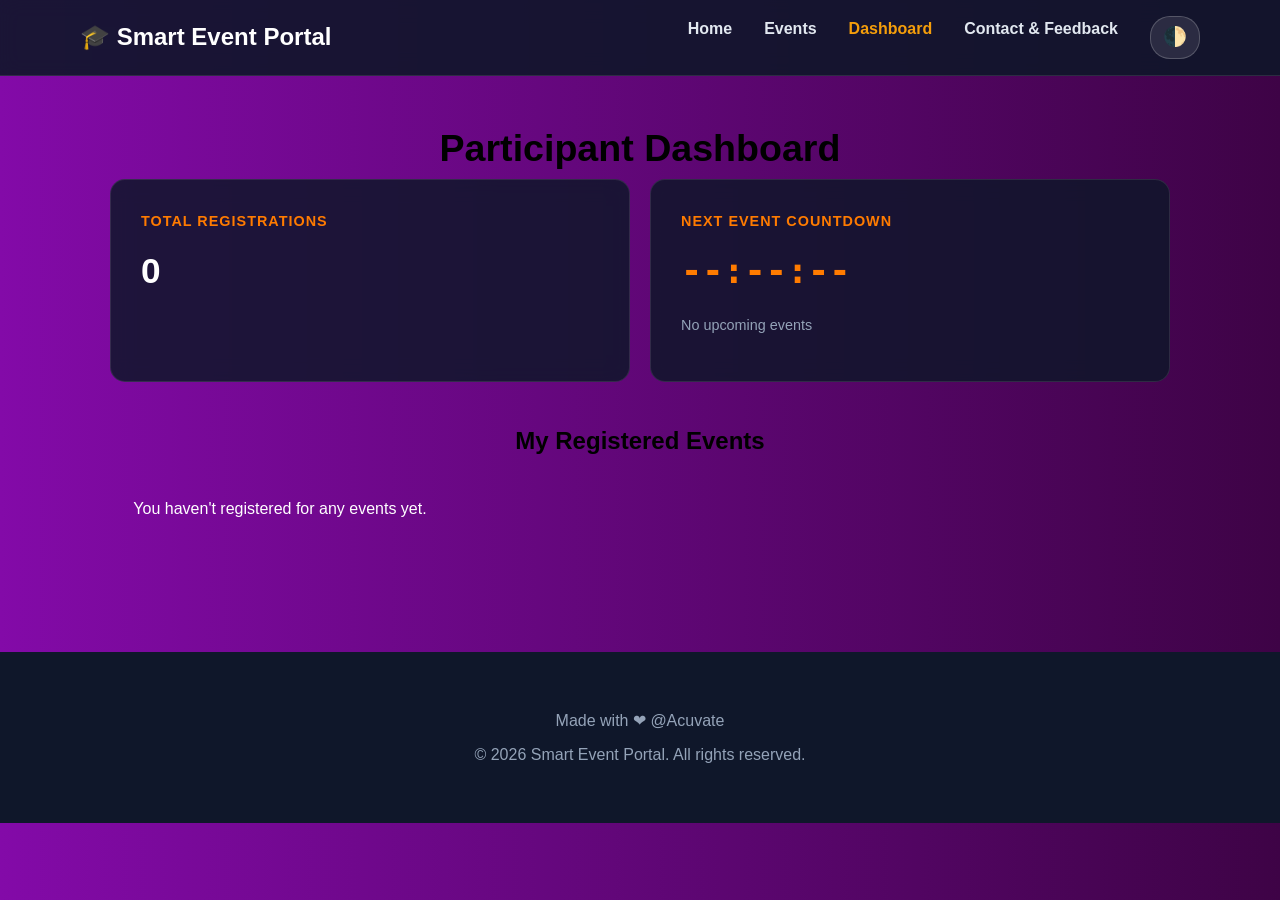
<file: EventPortal/dashboard.html>
<!doctype html>
<html lang="en">
  <head>
    <meta charset="UTF-8" />
    <meta name="viewport" content="width=device-width, initial-scale=1.0" />
    <title>Dashboard - Smart Event Portal</title>
    <link rel="stylesheet" href="../Css/global.css" />
    <link rel="stylesheet" href="../Css/EventListingAndSearching.css" />
    <style>
      .dashboard-container {
        padding: 50px 20px;
        max-width: 1100px;
        margin: auto;
      }
      .stats-grid {
        display: grid;
        grid-template-columns: repeat(auto-fit, minmax(280px, 1fr));
        gap: 20px;
        margin-bottom: 40px;
      }
      .stat-card {
        background: rgba(15, 23, 42, 0.85);
        padding: 30px;
        border-radius: 15px;
        backdrop-filter: blur(10px);
        border: 1px solid rgba(255, 255, 255, 0.1);
        text-align: left;
      }
      .stat-card h3 {
        margin: 0;
        font-size: 0.9rem;
        color: #ff7b00;
        text-transform: uppercase;
        letter-spacing: 1px;
      }
      .stat-card .value {
        font-size: 2.2rem;
        font-weight: 800;
        margin: 10px 0;
        color: white;
      }
      #countdown {
        font-family: monospace;
        color: #ff7b00;
      }
      .reg-list {
        display: grid;
        grid-template-columns: repeat(auto-fill, minmax(300px, 1fr));
        gap: 20px;
      }
      [data-theme="light"] .stat-card {
        background: #fff;
        border: 1px solid #ddd;
      }
      [data-theme="light"] .stat-card .value {
        color: rgba(15, 23, 42, 0.85) !important;
      }
    </style>
  </head>
  <body>
    <nav class="navbar">
      <div class="container navbar-content">
        <a href="index.html" class="nav-logo">🎓 Smart Event Portal</a>
        <ul class="nav-links">
          <li><a href="index.html">Home</a></li>
          <li><a href="EventListing.html">Events</a></li>
          <li><a href="dashboard.html" class="active">Dashboard</a></li>
          <li><a href="feedbackForm.html">Contact & Feedback</a></li>
          <li><button id="themeToggle" class="theme-btn">🌓</button></li>
        </ul>
      </div>
    </nav>

    <main class="dashboard-container">
      <h1 class="section-title">Participant Dashboard</h1>

      <div class="stats-grid">
        <div class="stat-card">
          <h3>Total Registrations</h3>
          <div class="value" id="totalReg">0</div>
        </div>
        <div class="stat-card">
          <h3>Next Event Countdown</h3>
          <div class="value" id="countdown">--:--:--</div>
          <p id="nextEventName" style="color: #94a3b8; font-size: 0.9rem">
            No upcoming events
          </p>
        </div>
      </div>

      <h2 style="margin-bottom: 20px; color: black">My Registered Events</h2>
      <div class="reg-list" id="regList">
        <!-- Registered events populated here -->
      </div>
    </main>

    <footer class="footer">
      <div class="container">
        <p>Made with ❤ @Acuvate</p>
        <p>&copy; 2026 Smart Event Portal. All rights reserved.</p>
      </div>
    </footer>

    <script>
      function initDashboard() {
        const registrations =
          JSON.parse(localStorage.getItem("registrations")) || [];
        document.getElementById("totalReg").textContent = registrations.length;

        const listContainer = document.getElementById("regList");
        if (registrations.length === 0) {
          listContainer.innerHTML =
            "<p>You haven't registered for any events yet.</p>";
        } else {
          listContainer.innerHTML = registrations
            .map(
              (r) => `
            <div class="card">
              <div class="card-content stat-card">
                <h3>${r.eventName}</h3>
                <span class="category${r.eventCategory}">${r.eventCategory}</span>
                <p style="margin-top: 10px;">📅 ${new Date(r.eventDate).toDateString()}</p>
                <p style="font-size: 0.8rem; color: #666;">Reg ID: ${r.registrationId}</p>
              </div>
            </div>
          `,
            )
            .join("");
        }

        startCountdown(registrations);
      }

      function startCountdown(registrations) {
        const now = new Date();
        const upcoming = registrations
          .map((r) => ({ ...r, dateObj: new Date(r.eventDate) }))
          .filter((r) => r.dateObj > now)
          .sort((a, b) => a.dateObj - b.dateObj);

        if (upcoming.length > 0) {
          const nextEvent = upcoming[0];
          document.getElementById("nextEventName").textContent =
            nextEvent.eventName;

          const timer = setInterval(() => {
            const currentTime = new Date().getTime();
            const distance = nextEvent.dateObj.getTime() - currentTime;

            if (distance < 0) {
              clearInterval(timer);
              document.getElementById("countdown").textContent = "STARTED";
              return;
            }

            const days = Math.floor(distance / (1000 * 60 * 60 * 24));
            const hours = Math.floor(
              (distance % (1000 * 60 * 60 * 24)) / (1000 * 60 * 60),
            );
            const minutes = Math.floor(
              (distance % (1000 * 60 * 60)) / (1000 * 60),
            );
            const seconds = Math.floor((distance % (1000 * 60)) / 1000);

            document.getElementById("countdown").textContent =
              `${days}d ${hours}h ${minutes}m ${seconds}s`;
          }, 1000);
        }
      }

      document.addEventListener("DOMContentLoaded", () => {
        initDashboard();

        const themeBtn = document.getElementById("themeToggle");
        const savedTheme = localStorage.getItem("theme") || "dark";
        document.documentElement.setAttribute("data-theme", savedTheme);

        themeBtn.addEventListener("click", () => {
          const current = document.documentElement.getAttribute("data-theme");
          const target = current === "dark" ? "light" : "dark";
          document.documentElement.setAttribute("data-theme", target);
          localStorage.setItem("theme", target);
        });
      });
    </script>
  </body>
</html>
</file>
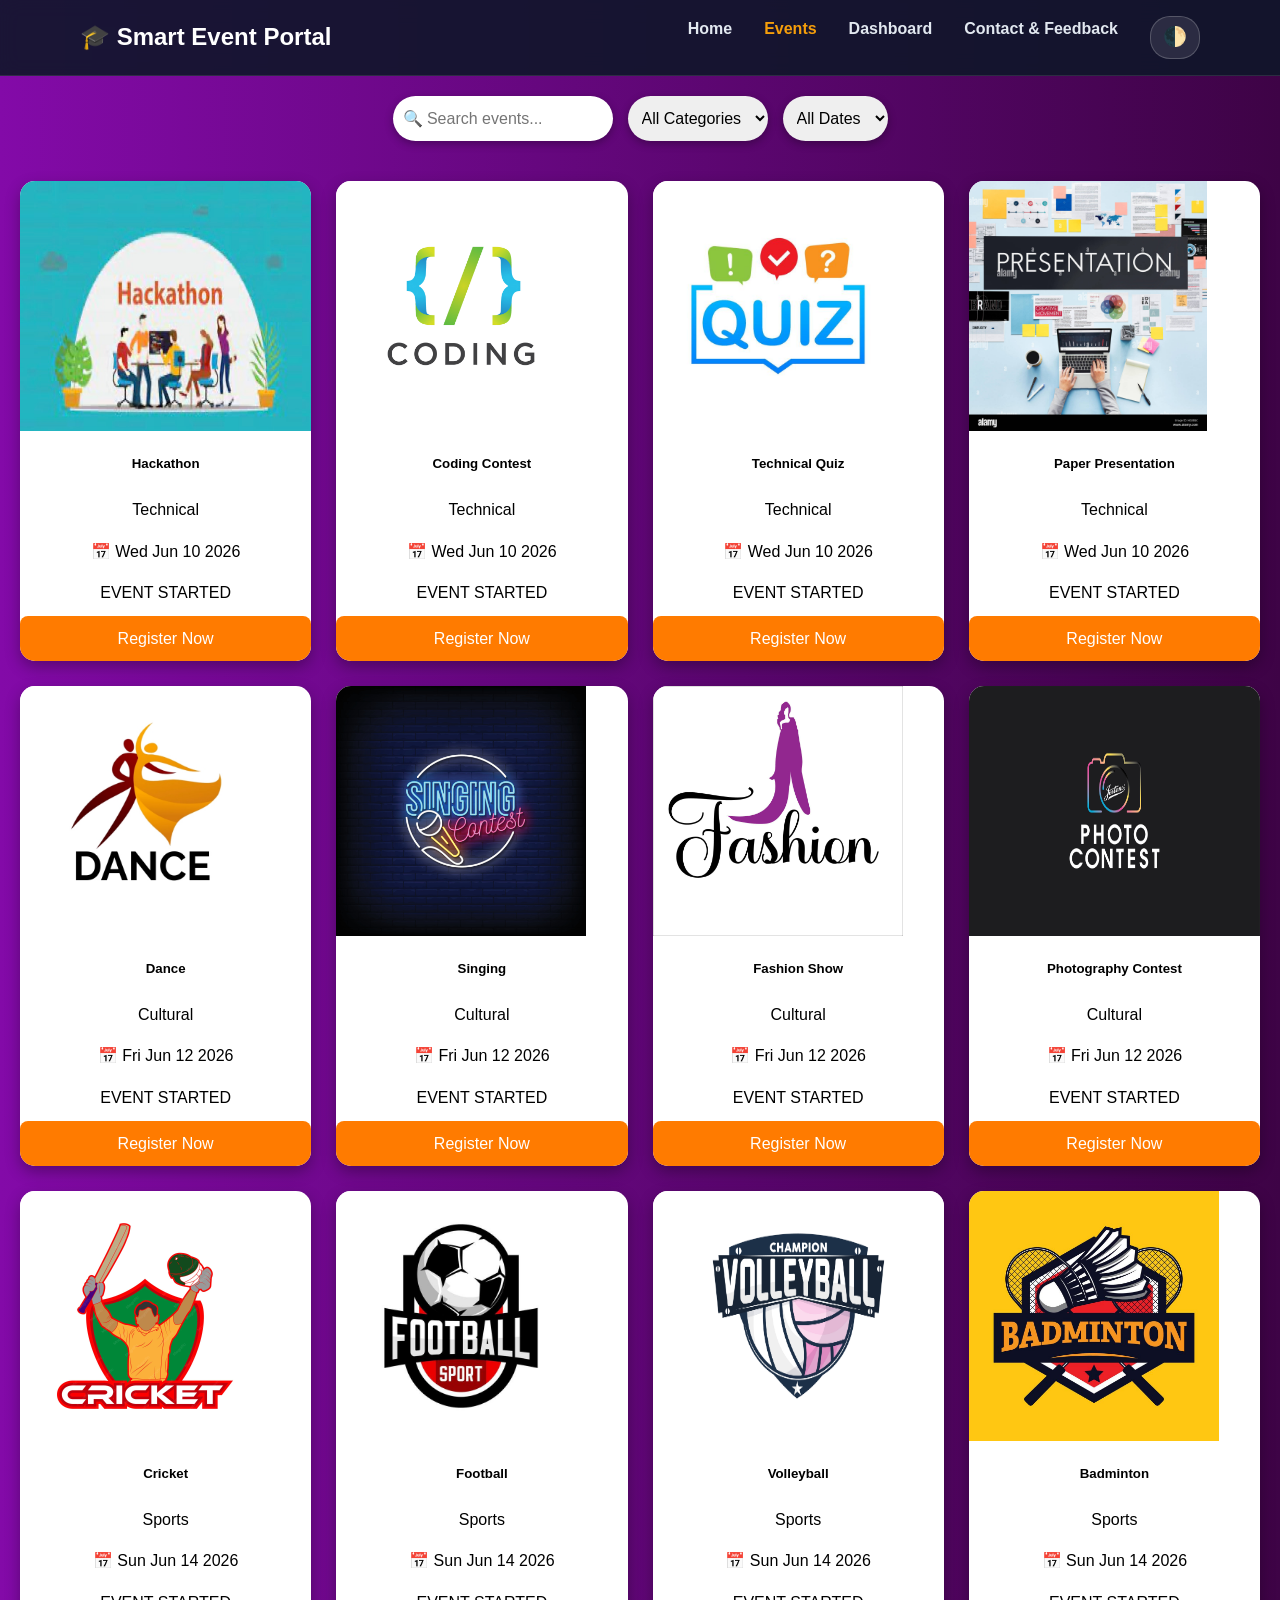
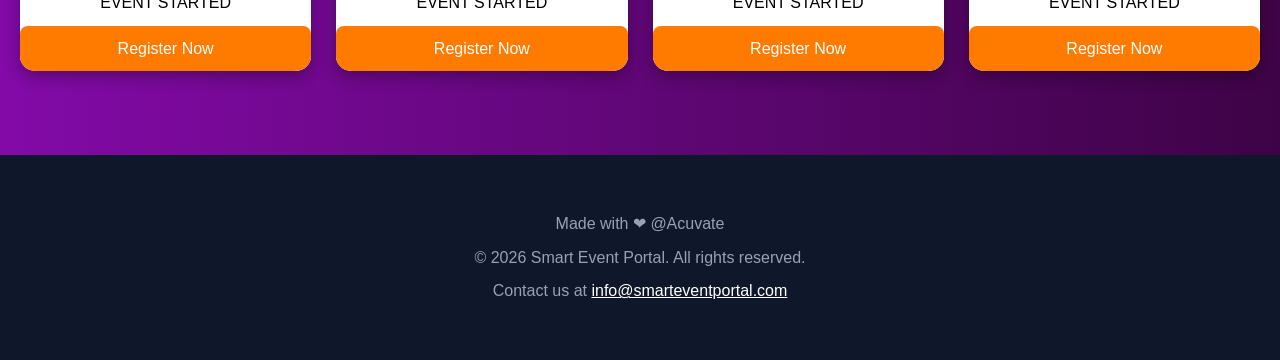
<file: EventPortal/EventListing.html>
<!doctype html>
<html lang="en">
  <head>
    <meta charset="UTF-8" />
    <title>Smart Event Portal</title>
    <link rel="stylesheet" href="../Css/global.css" />
    <link rel="stylesheet" href="../Css/EventListingAndSearching.css" />
  </head>

  <body>
    <nav class="navbar">
      <div class="container navbar-content">
        <a href="index.html" class="nav-logo">🎓 Smart Event Portal</a>
        <ul class="nav-links">
          <li><a href="index.html">Home</a></li>
          <li><a href="EventListing.html" class="active">Events</a></li>
          <li><a href="dashboard.html">Dashboard</a></li>
          <li><a href="feedbackForm.html">Contact & Feedback</a></li>
          <li><button id="themeToggle" class="theme-btn">🌓</button></li>
        </ul>
      </div>
    </nav>

    <!-- CONTROLS -->
    <section class="controls">
      <input type="text" id="searchInput" placeholder="🔍 Search events..." />

      <select id="categoryFilter">
        <option value="all">All Categories</option>
        <option value="Technical">Technical</option>
        <option value="Cultural">Cultural</option>
        <option value="Sports">Sports</option>
      </select>

      <select id="dateFilter">
        <option value="all">All Dates</option>
        <option value="2026-06-10">June 10</option>
        <option value="2026-06-12">June 12</option>
        <option value="2026-06-14">June 14</option>
      </select>
    </section>

    <!-- EVENTS -->
    <section id="eventContainer"></section>

    <footer class="footer">
      <div class="container">
        <p>Made with ❤ @Acuvate</p>
        <p>&copy; 2026 Smart Event Portal. All rights reserved.</p>
        <p>
          Contact us at
          <a href="mailto:info@smarteventportal.com"
            >info@smarteventportal.com</a
          >
        </p>
      </div>
    </footer>

    <script src="../js/EventListingAndSearching.js"></script>
    <script>
      document.addEventListener("DOMContentLoaded", () => {
        const themeBtn = document.getElementById("themeToggle");
        const savedTheme = localStorage.getItem("theme") || "dark";
        document.documentElement.setAttribute("data-theme", savedTheme);

        themeBtn.addEventListener("click", () => {
          const current = document.documentElement.getAttribute("data-theme");
          const target = current === "dark" ? "light" : "dark";
          document.documentElement.setAttribute("data-theme", target);
          localStorage.setItem("theme", target);
        });
      });
    </script>
  </body>
</html>
</file>
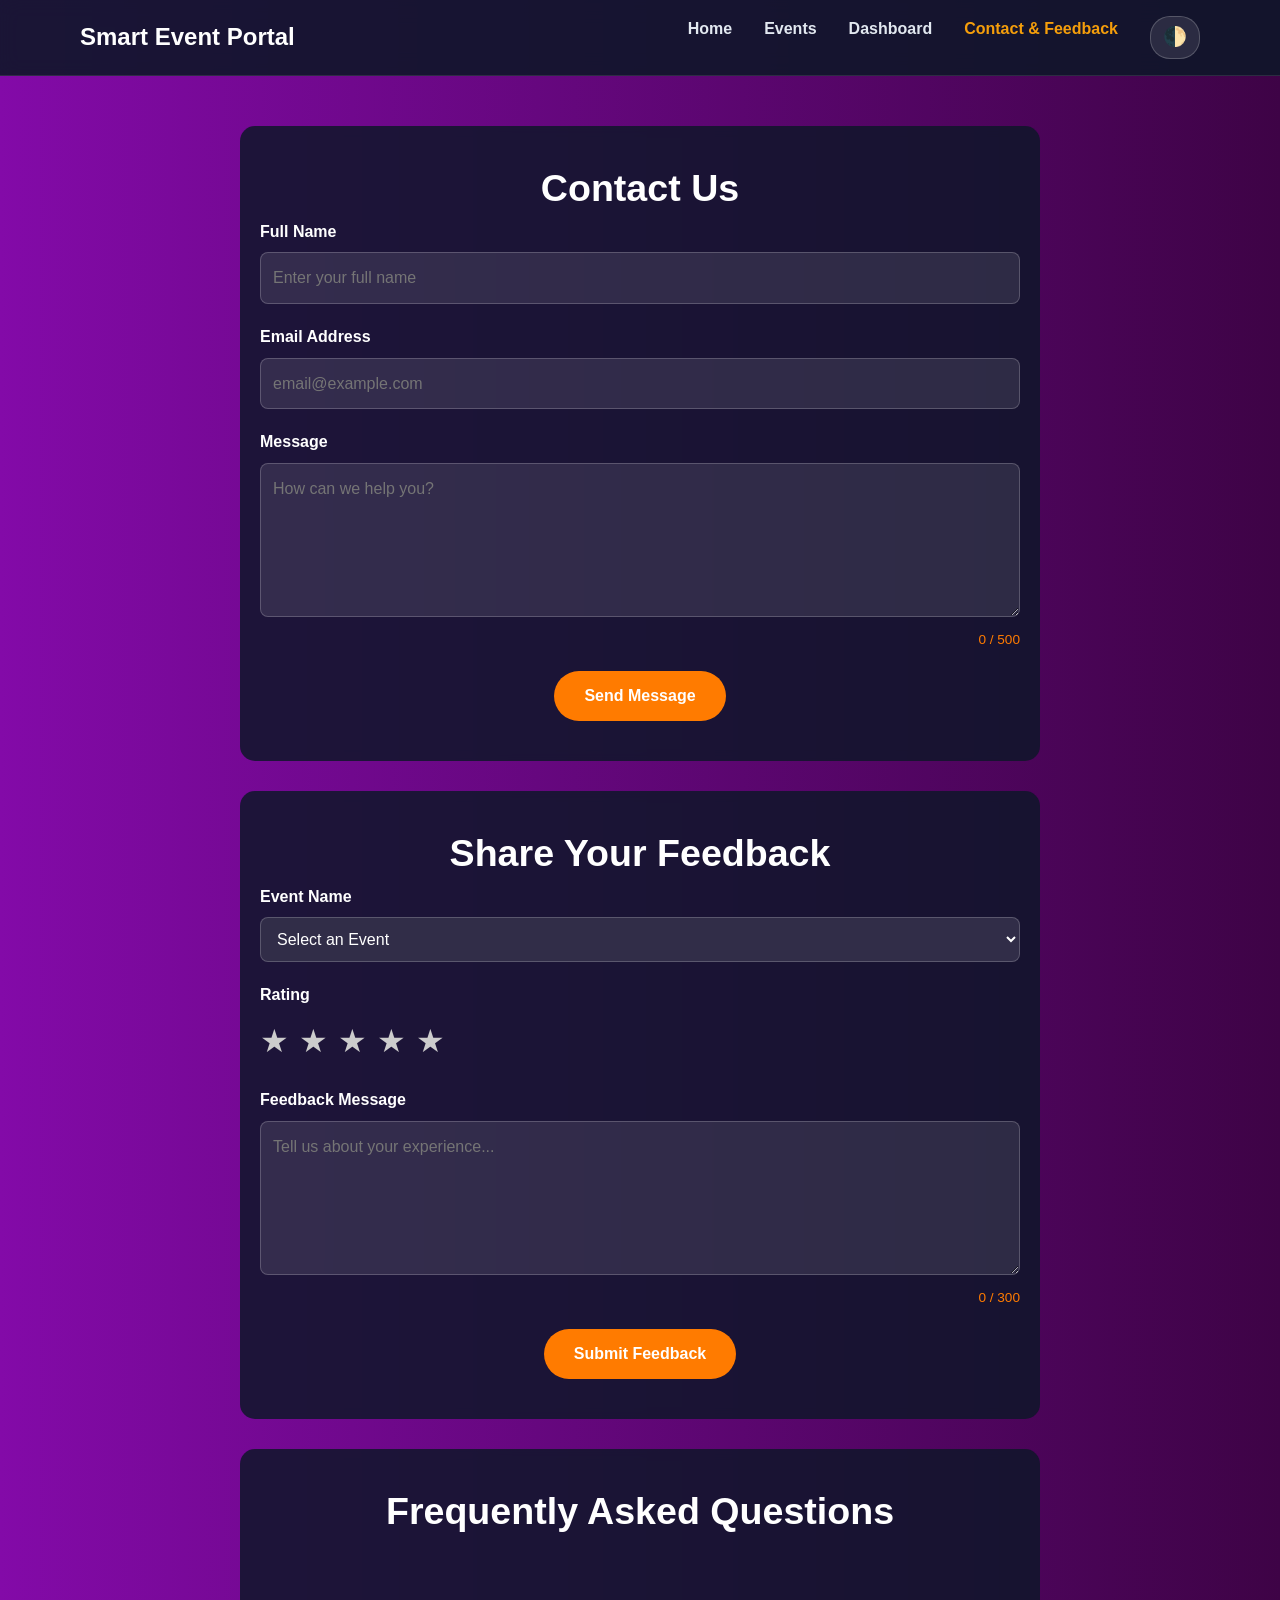
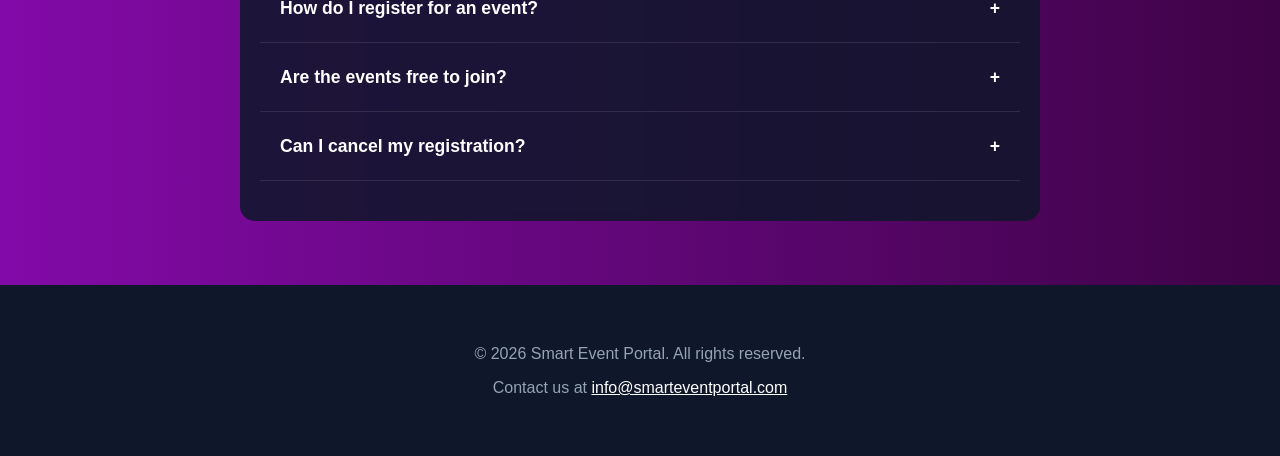
<file: EventPortal/feedbackForm.html>
<!doctype html>
<html lang="en">
  <head>
    <meta charset="UTF-8" />
    <meta name="viewport" content="width=device-width, initial-scale=1.0" />
    <title>Document</title>
    <style>
      /* Local section styling */
      .content-section {
        padding: 40px 20px;
        max-width: 800px;
        margin: auto;
        background: rgba(15, 23, 42, 0.85);
        border-radius: 15px;
        margin-bottom: 30px;
        backdrop-filter: blur(5px);
      }

      .form-group {
        margin-bottom: 20px;
        text-align: left;
      }

      .form-group label {
        display: block;
        margin-bottom: 8px;
        font-weight: 600;
      }

      input[type="text"],
      input[type="email"],
      select,
      textarea {
        width: 100%;
        padding: 12px;
        border-radius: 8px;
        border: 1px solid rgba(255, 255, 255, 0.2);
        background: rgba(255, 255, 255, 0.1);
        color: white;
        font-size: 1rem;
      }

      .char-counter {
        text-align: right;
        font-size: 0.85rem;
        color: #ff7b00;
        margin-top: 5px;
      }

      /* Star Rating Styling */
      .star-rating {
        display: flex;
        gap: 10px;
        font-size: 2rem;
        cursor: pointer;
      }
      .star {
        color: #ccc;
        transition: color 0.2s;
      }
      .star.active {
        color: #ff7b00;
      }

      /* FAQ Accordion Styling */
      .faq-container {
        margin-top: 40px;
      }
      .faq-item {
        border-bottom: 1px solid rgba(255, 255, 255, 0.1);
        overflow: hidden;
      }
      .faq-question {
        width: 100%;
        padding: 20px;
        background: none;
        border: none;
        color: white;
        text-align: left;
        font-size: 1.1rem;
        font-weight: 600;
        cursor: pointer;
        display: flex;
        justify-content: space-between;
        align-items: center;
      }
      .faq-answer {
        max-height: 0;
        padding: 0 20px;
        color: #ccc;
        transition:
          max-height 0.3s ease,
          padding 0.3s ease;
      }
      .faq-item.active .faq-answer {
        max-height: 200px;
        padding-bottom: 20px;
      }
      .faq-item.active .faq-question {
        color: #ff7b00;
      }

      button.submit-btn {
        background: #ff7b00;
        color: white;
        padding: 12px 30px;
        border: none;
        border-radius: 25px;
        font-weight: 800;
        cursor: pointer;
        transition: transform 0.2s;
      }
      button.submit-btn:hover {
        transform: scale(1.05);
      }
    </style>
    <link rel="stylesheet" href="../Css/global.css" />
    <link rel="stylesheet" href="../Css/EventListingAndSearching.css" />
  </head>
  <body>
    <nav class="navbar">
      <div class="container navbar-content">
        <a href="index.html" class="nav-logo"> Smart Event Portal</a>
        <ul class="nav-links">
          <li><a href="index.html">Home</a></li>
          <li><a href="EventListing.html">Events</a></li>
          <li><a href="dashboard.html">Dashboard</a></li>
          <li>
            <a href="feedbackForm.html" class="active">Contact & Feedback</a>
          </li>
          <li><button id="themeToggle" class="theme-btn">🌓</button></li>
        </ul>
      </div>
    </nav>

    <div class="container" style="padding-top: 50px">
      <section class="content-section">
        <h2 style="color: white" class="section-title">Contact Us</h2>
        <form id="contactForm">
          <div class="form-group">
            <label>Full Name</label>
            <input
              type="text"
              placeholder="Enter your full name"
              maxlength="50"
              required
            />
          </div>
          <div class="form-group">
            <label>Email Address</label>
            <input type="email" placeholder="email@example.com" required />
          </div>
          <div class="form-group">
            <label>Message</label>
            <textarea
              id="contactMessage"
              maxlength="500"
              placeholder="How can we help you?"
              rows="5"
            ></textarea>
            <div id="contactCounter" class="char-counter">0 / 500</div>
          </div>
          <button type="submit" class="submit-btn">Send Message</button>
        </form>
      </section>

      <section class="content-section">
        <h2 style="color: white" class="section-title">Share Your Feedback</h2>
        <form id="feedbackForm">
          <div class="form-group">
            <label>Event Name</label>
            <select style="background-color: #312d48" id="eventSelect">
              <option value="">Select an Event</option>
            </select>
          </div>
          <div class="form-group">
            <label>Rating</label>
            <div class="star-rating" id="starRating">
              <span class="star" data-value="1">★</span>
              <span class="star" data-value="2">★</span>
              <span class="star" data-value="3">★</span>
              <span class="star" data-value="4">★</span>
              <span class="star" data-value="5">★</span>
            </div>
          </div>
          <div class="form-group">
            <label style="color: white">Feedback Message</label>
            <textarea
              id="feedbackMessage"
              maxlength="300"
              placeholder="Tell us about your experience..."
              rows="5"
            ></textarea>
            <div id="feedbackCounter" class="char-counter">0 / 300</div>
          </div>
          <button type="submit" class="submit-btn">Submit Feedback</button>
        </form>
      </section>

      <!-- FAQ Accordion -->
      <section class="content-section">
        <h2 style="color: white" class="section-title">
          Frequently Asked Questions
        </h2>
        <div class="faq-container">
          <div class="faq-item">
            <button class="faq-question">
              How do I register for an event? <span>+</span>
            </button>
            <div class="faq-answer">
              Navigate to the Events page, click on 'Register Now' for your
              chosen event, and fill out the form.
            </div>
          </div>
          <div class="faq-item">
            <button class="faq-question">
              Are the events free to join? <span>+</span>
            </button>
            <div class="faq-answer">
              Most campus events are free for students. Specific technical
              workshops may have a nominal fee.
            </div>
          </div>
          <div class="faq-item">
            <button class="faq-question">
              Can I cancel my registration? <span>+</span>
            </button>
            <div class="faq-answer">
              Currently, you can contact the event coordinator through the
              contact form to request a cancellation.
            </div>
          </div>
        </div>
      </section>
    </div>

    <script>
      // Character Counter Logic
      const setupCounter = (inputId, counterId, limit) => {
        const input = document.getElementById(inputId);
        const counter = document.getElementById(counterId);
        input.addEventListener("input", () => {
          const length = input.value.length;
          counter.textContent = `${length} / ${limit}`;
          counter.style.color = length >= limit ? "red" : "#ff7b00";
        });
      };

      // Populate Event Dropdown from LocalStorage
      function initEventSelect() {
        const eventSelect = document.getElementById("eventSelect");
        const events = JSON.parse(localStorage.getItem("events")) || [];

        events.forEach((event) => {
          const option = document.createElement("option");
          option.value = event.eventName;
          option.textContent = event.eventName;
          eventSelect.appendChild(option);
        });
      }

      initEventSelect();
      setupCounter("contactMessage", "contactCounter", 500);
      setupCounter("feedbackMessage", "feedbackCounter", 300);

      // Star Rating Logic
      let selectedRating = 0;
      const stars = document.querySelectorAll(".star");
      stars.forEach((star) => {
        star.addEventListener("click", () => {
          selectedRating = parseInt(star.getAttribute("data-value"));
          stars.forEach((s) => {
            s.classList.toggle(
              "active",
              parseInt(s.getAttribute("data-value")) <= selectedRating,
            );
          });
        });
      });

      // Accordion Logic
      document.querySelectorAll(".faq-question").forEach((button) => {
        button.addEventListener("click", () => {
          const item = button.parentElement;
          item.classList.toggle("active");
          button.querySelector("span").textContent = item.classList.contains(
            "active",
          )
            ? "-"
            : "+";
        });
      });

      // Feedback Submission Logic
      const feedbackForm = document.getElementById("feedbackForm");
      feedbackForm.addEventListener("submit", (e) => {
        e.preventDefault();

        const eventName = document.getElementById("eventSelect").value;
        const message = document.getElementById("feedbackMessage").value;

        if (!eventName || selectedRating === 0) {
          alert("Please select an event and provide a rating.");
          return;
        }

        const newFeedback = {
          id: Date.now(),
          eventName: eventName,
          rating: selectedRating,
          message: message,
          date: new Date().toLocaleDateString(),
        };

        const feedbacks = JSON.parse(localStorage.getItem("feedbacks")) || [];
        feedbacks.push(newFeedback);
        localStorage.setItem("feedbacks", JSON.stringify(feedbacks));

        alert("Thank you for your feedback!");

        // Reset form
        feedbackForm.reset();
        selectedRating = 0;
        stars.forEach((s) => s.classList.remove("active"));
        document.getElementById("feedbackCounter").textContent = "0 / 300";
      });

      // Contact Form (Simple Alert)
      document.getElementById("contactForm").addEventListener("submit", (e) => {
        e.preventDefault();
        alert("Message sent successfully!");
        e.target.reset();
        document.getElementById("contactCounter").textContent = "0 / 500";
      });

      document.addEventListener("DOMContentLoaded", () => {
        const themeBtn = document.getElementById("themeToggle");
        const savedTheme = localStorage.getItem("theme") || "dark";
        document.documentElement.setAttribute("data-theme", savedTheme);
        themeBtn.addEventListener("click", () => {
          const current = document.documentElement.getAttribute("data-theme");
          const target = current === "dark" ? "light" : "dark";
          document.documentElement.setAttribute("data-theme", target);
          localStorage.setItem("theme", target);
        });
      });
    </script>

    <footer class="footer">
      <div class="container">
        <p>&copy; 2026 Smart Event Portal. All rights reserved.</p>
        <p>
          Contact us at
          <a href="mailto:info@smarteventportal.com"
            >info@smarteventportal.com</a
          >
        </p>
      </div>
    </footer>
  </body>
</html>
</file>
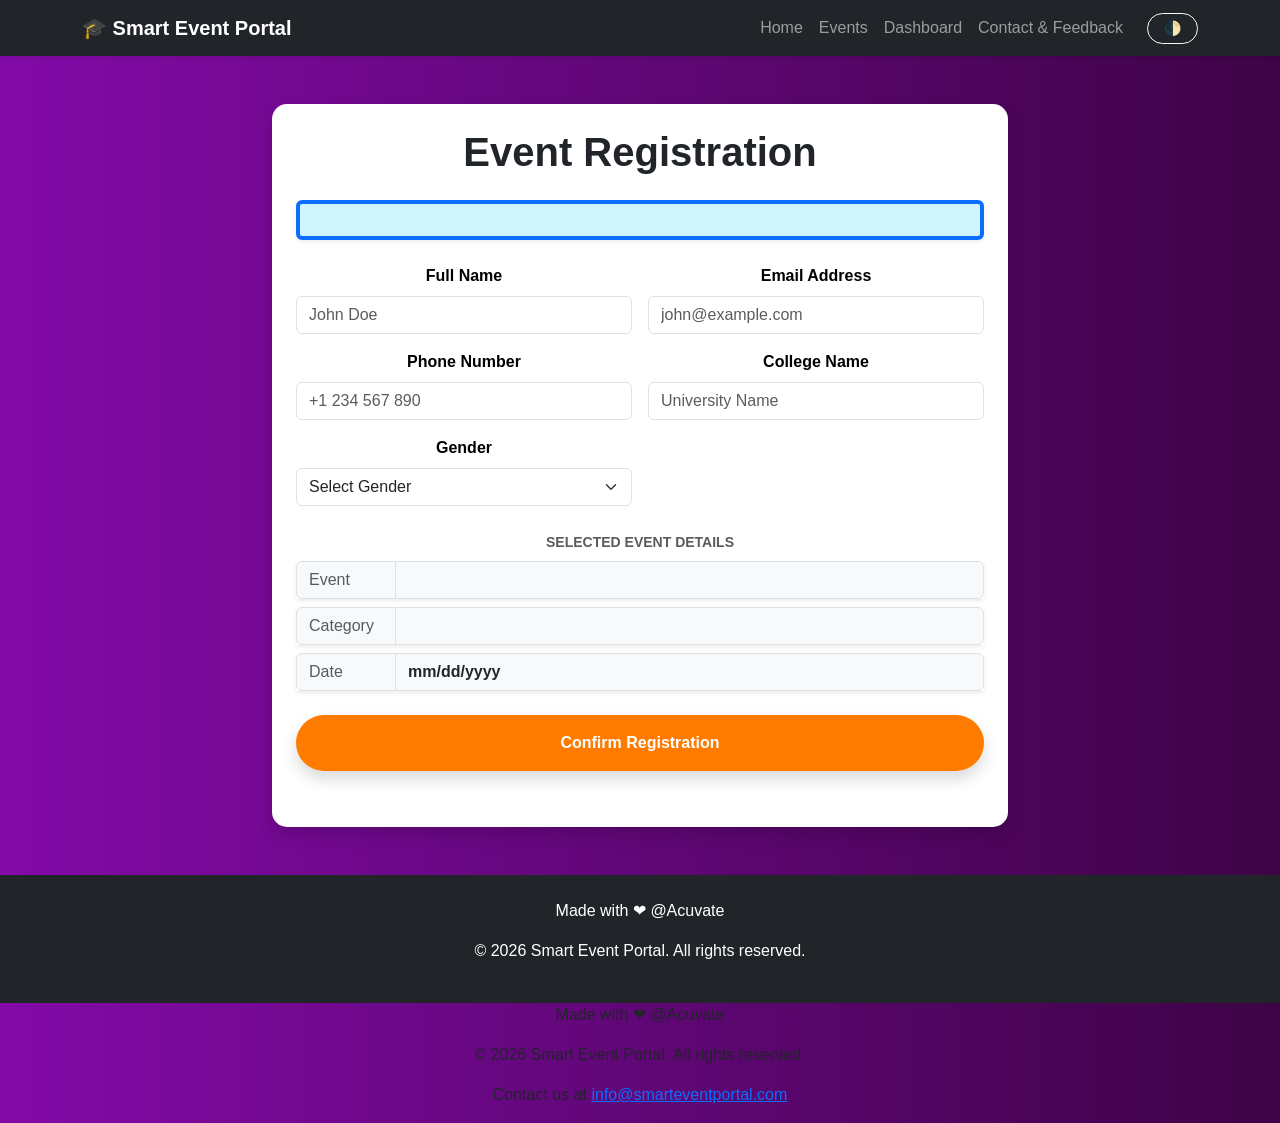
<file: EventPortal/register.html>
<!doctype html>
<html lang="en">
  <head>
    <meta charset="UTF-8" />
    <meta name="viewport" content="width=device-width, initial-scale=1.0" />
    <title>Register Event</title>
    <!-- Transitioned to Bootstrap 5 as requested to improve visibility and responsiveness -->
    <link
      href="https://cdn.jsdelivr.net/npm/bootstrap@5.3.0/dist/css/bootstrap.min.css"
      rel="stylesheet"
    />
    <link rel="stylesheet" href="../Css/EventListingAndSearching.css" />
  </head>
  <body class="bg-light text-dark">
    <nav
      class="navbar navbar-expand-lg navbar-dark bg-dark sticky-top shadow-sm"
    >
      <div class="container">
        <a href="index.html" class="navbar-brand fw-bold"
          >🎓 Smart Event Portal</a
        >
        <button
          class="navbar-toggler"
          type="button"
          data-bs-toggle="collapse"
          data-bs-target="#navbarNav"
        >
          <span class="navbar-toggler-icon"></span>
        </button>
        <div class="collapse navbar-collapse" id="navbarNav">
          <ul class="navbar-nav ms-auto align-items-center">
            <li class="nav-item">
              <a href="index.html" class="nav-link">Home</a>
            </li>
            <li class="nav-item">
              <a href="EventListing.html" class="nav-link">Events</a>
            </li>
            <li class="nav-item">
              <a href="dashboard.html" class="nav-link">Dashboard</a>
            </li>
            <li class="nav-item">
              <a href="feedbackForm.html" class="nav-link"
                >Contact & Feedback</a
              >
            </li>
            <li class="nav-item ms-lg-3">
              <button
                id="themeToggle"
                class="btn btn-outline-light btn-sm rounded-pill px-3"
              >
                🌓
              </button>
            </li>
          </ul>
        </div>
      </div>
    </nav>

    <div class="container py-5">
      <div class="row justify-content-center">
        <div class="col-md-10 col-lg-8">
          <div class="card shadow border-0 p-4">
            <h1 class="text-center mb-4 fw-bold text-dark">
              Event Registration
            </h1>

            <!-- Fixed font visibility: alert-info with text-dark ensures contrast on light backgrounds -->
            <div
              id="eventDescriptionDisplay"
              class="alert alert-info border-start border-4 border-primary text-dark mb-4 shadow-sm"
              style="line-height: 1.6"
            ></div>

            <form id="registrationForm">
              <div class="row g-3">
                <div class="col-md-6">
                  <label class="form-label fw-semibold">Full Name</label>
                  <input
                    type="text"
                    id="fullName"
                    class="form-control"
                    placeholder="John Doe"
                    required
                  />
                </div>
                <div class="col-md-6">
                  <label class="form-label fw-semibold">Email Address</label>
                  <input
                    type="email"
                    id="email"
                    class="form-control"
                    placeholder="john@example.com"
                    required
                  />
                </div>
                <div class="col-md-6">
                  <label class="form-label fw-semibold">Phone Number</label>
                  <input
                    type="tel"
                    id="phone"
                    class="form-control"
                    placeholder="+1 234 567 890"
                    required
                  />
                </div>
                <div class="col-md-6">
                  <label class="form-label fw-semibold">College Name</label>
                  <input
                    type="text"
                    id="college"
                    class="form-control"
                    placeholder="University Name"
                    required
                  />
                </div>
                <div class="col-md-6">
                  <label class="form-label fw-semibold">Gender</label>
                  <select id="gender" class="form-select" required>
                    <option value="">Select Gender</option>
                    <option>Male</option>
                    <option>Female</option>
                    <option>Other</option>
                  </select>
                </div>
                <div class="col-12 mt-4">
                  <label
                    class="form-label small text-muted text-uppercase fw-bold"
                    >Selected Event Details</label
                  >
                  <div class="input-group mb-2 shadow-sm">
                    <span
                      class="input-group-text bg-light text-muted"
                      style="width: 100px"
                      >Event</span
                    >
                    <input
                      type="text"
                      id="eventName"
                      class="form-control bg-light text-dark fw-bold"
                      readonly
                    />
                  </div>
                  <div class="input-group mb-2 shadow-sm">
                    <span
                      class="input-group-text bg-light text-muted"
                      style="width: 100px"
                      >Category</span
                    >
                    <input
                      type="text"
                      id="eventCategory"
                      class="form-control bg-light text-dark fw-bold"
                      readonly
                    />
                  </div>
                  <div class="input-group shadow-sm">
                    <span
                      class="input-group-text bg-light text-muted"
                      style="width: 100px"
                      >Date</span
                    >
                    <input
                      type="date"
                      id="eventDate"
                      class="form-control bg-light text-dark fw-bold"
                      readonly
                    />
                  </div>
                </div>
              </div>

              <button
                type="submit"
                class="btn btn-warning w-100 fw-bold text-white py-3 mt-4 shadow rounded-pill"
              >
                Confirm Registration
              </button>
            </form>

            <p
              id="successMessage"
              class="text-center text-success fw-bold mt-3 fs-5"
            ></p>
          </div>
        </div>
      </div>
    </div>

    <footer class="bg-dark text-white py-4 mt-auto">
      <div class="container text-center">
        <p>Made with ❤ @Acuvate</p>
        <p>&copy; 2026 Smart Event Portal. All rights reserved.</p>
      </div>
    </footer>

    <script src="https://cdn.jsdelivr.net/npm/bootstrap@5.3.0/dist/js/bootstrap.bundle.min.js"></script>

    <footer class="footer">
      <div class="container">
        <p>Made with ❤ @Acuvate</p>
        <p>&copy; 2026 Smart Event Portal. All rights reserved.</p>
        <p>
          Contact us at
          <a href="mailto:info@smarteventportal.com"
            >info@smarteventportal.com</a
          >
        </p>
      </div>
    </footer>

    <script>
      let registrations =
        JSON.parse(localStorage.getItem("registrations")) || [];
      const selectedEvent = JSON.parse(localStorage.getItem("selectedEvent"));

      document.getElementById("eventName").value = selectedEvent.eventName;
      document.getElementById("eventDescriptionDisplay").innerHTML =
        selectedEvent.description;

      document.getElementById("eventCategory").value =
        selectedEvent.eventCategory;
      document.getElementById("eventDate").value = selectedEvent.eventDate;

      const registrationForm = document.getElementById("registrationForm");

      registrationForm.addEventListener("submit", function (e) {
        e.preventDefault();

        const registration = {
          registrationId: Date.now(),

          fullName: document.getElementById("fullName").value,

          email: document.getElementById("email").value,

          phone: document.getElementById("phone").value,

          college: document.getElementById("college").value,

          gender: document.getElementById("gender").value,

          eventId: selectedEvent.id,
          eventName: selectedEvent.eventName,
          eventCategory: selectedEvent.eventCategory,
          eventDate: selectedEvent.eventDate,
        };

        registrations.push(registration);

        localStorage.setItem("registrations", JSON.stringify(registrations));

        document.getElementById("successMessage").innerText =
          "Registration Successful";

        console.log(registrations);

        registrationForm.reset();

        document.getElementById("eventName").value = selectedEvent.eventName;

        document.getElementById("eventCategory").value =
          selectedEvent.eventCategory;

        document.getElementById("eventDate").value = selectedEvent.eventDate;

        // redirect to the home page after 1.5 seconds
        setTimeout(() => {
          window.location.href = "EventListing.html";
        }, 1500);
      });

      document.addEventListener("DOMContentLoaded", () => {
        const themeBtn = document.getElementById("themeToggle");
        const savedTheme = localStorage.getItem("theme") || "dark";
        document.documentElement.setAttribute("data-theme", savedTheme);
        themeBtn.addEventListener("click", () => {
          const current = document.documentElement.getAttribute("data-theme");
          const target = current === "dark" ? "light" : "dark";
          document.documentElement.setAttribute("data-theme", target);
          localStorage.setItem("theme", target);
        });
      });
    </script>
  </body>
</html>
</file>
<file: Css/global.css>
:root {
  --primary-color: #2563eb;
  --primary-dark: #1d4ed8;
  --secondary-color: #0f172a;
  --accent-color: #f59e0b;
  --success-color: #16a34a;
  --danger-color: #dc2626;
  --bg-color: #f8fafc;
  --surface-color: #ffffff;
  --surface-muted: #eef2f7;
  --text-color: #111827;
  --muted-text: #64748b;
  --border-color: #e2e8f0;
  --radius-sm: 8px;
  --border-radius: 12px;
  --radius-lg: 20px;
  --shadow-sm: 0 8px 24px rgba(15, 23, 42, 0.08);
  --shadow-md: 0 18px 40px rgba(15, 23, 42, 0.14);
  --transition: 0.3s ease;
  --space-1: 0.25rem;
  --space-2: 0.5rem;
  --space-3: 0.75rem;
  --space-4: 1rem;
  --space-5: 1.5rem;
  --space-6: 2rem;
  --space-7: 3rem;
  --space-8: 4rem;
  --font-xs: 0.78rem;
  --font-sm: 0.9rem;
  --font-md: 1rem;
  --font-lg: 1.25rem;
  --font-xl: 1.75rem;
  --font-2xl: 2.35rem;
  --font-3xl: 3.2rem;
}

[data-theme="dark"] {
  --bg-color: #0b1120;
  --surface-color: #111827;
  --surface-muted: #1e293b;
  --text-color: #f8fafc;
  --muted-text: #a5b4c7;
  --border-color: #334155;
  --shadow-sm: 0 8px 24px rgba(0, 0, 0, 0.28);
  --shadow-md: 0 18px 40px rgba(0, 0, 0, 0.38);
}

* {
  box-sizing: border-box;
}

html {
  scroll-behavior: smooth;
}

body {
  margin: 0;
  font-family: "Inter", "Poppins", system-ui, -apple-system, BlinkMacSystemFont, "Segoe UI", sans-serif;
  background: var(--bg-color);
  color: var(--text-color);
  line-height: 1.6;
}

img {
  display: block;
  max-width: 100%;
}

a {
  color: inherit;
  text-decoration: none;
}

button,
input,
select,
textarea {
  font: inherit;
}

button {
  cursor: pointer;
}

.container {
  width: min(1120px, calc(100% - 2rem));
  margin-inline: auto;
}

.section {
  padding: var(--space-8) 0;
}


.section-sm {
  padding: var(--space-6) 0;
}

.section-title {
  margin: 0 0 var(--space-2);
  font-size: clamp(1.7rem, 4vw, var(--font-2xl));
  line-height: 1.2;
  color: black
  ;
}

.section-lead {
  max-width: 680px;
  margin: 0 0 var(--space-6);
  color: var(--muted-text);
}

.grid {
  display: grid;
  gap: var(--space-5);
}

.grid-3 {
  grid-template-columns: repeat(auto-fit, minmax(240px, 1fr));
}

.flex {
  display: flex;
  gap: var(--space-4);
}

.between {
  align-items: center;
  justify-content: space-between;
}

.muted {
  color: var(--muted-text);
}

.tag {
  display: inline-flex;
  align-items: center;
  width: fit-content;
  min-height: 30px;
  padding: 0 var(--space-3);
  border-radius: 999px;
  background: rgba(37, 99, 235, 0.12);
  color: var(--primary-color);
  font-size: var(--font-xs);
  font-weight: 800;
  letter-spacing: 0.02em;
  text-transform: uppercase;
}

.fade-in {
  opacity: 0;
  transform: translateY(22px);
  transition: 0.7s ease;
}

.fade-in.visible {
  opacity: 1;
  transform: translateY(0);
}

.sr-only {
  position: absolute;
  width: 1px;
  height: 1px;
  padding: 0;
  margin: -1px;
  overflow: hidden;
  clip: rect(0, 0, 0, 0);
  white-space: nowrap;
  border: 0;
}

/* --- Unified Navigation & Footer --- */
.navbar {
  background-color: rgba(15, 23, 42, 0.9);
  backdrop-filter: blur(10px);
  padding: 1rem 0;
  position: sticky;
  top: 0;
  z-index: 1000;
  border-bottom: 1px solid rgba(255, 255, 255, 0.1);
}

.navbar-content {
  display: flex;
  justify-content: space-between;
  align-items: center;
}

.nav-logo {
  font-size: 1.5rem;
  font-weight: 800;
  color: white !important;
}

.nav-links {
  list-style: none;
  display: flex;
  gap: 2rem;
  margin: 0;
  padding: 0;
}

.nav-links a {
  color: #e2e8f0;
  font-weight: 600;
  transition: var(--transition);
}

.nav-links a:hover, .nav-links a.active {
  color: var(--accent-color) !important;
}

.footer {
  background-color: #0f172a;
  color: #94a3b8;
  padding: 3rem 0;
  text-align: center;
  margin-top: 4rem;
}

.footer p {
  margin: 0.5rem 0;
}

.footer a {
  color: white;
  text-decoration: underline;
}

.theme-btn {
  background: rgba(255, 255, 255, 0.1);
  border: 1px solid rgba(255, 255, 255, 0.2);
  color: white;
  padding: 5px 12px;
  border-radius: 20px;
  cursor: pointer;
  font-size: 1.2rem;
  transition: var(--transition);
}

[data-theme="light"] body {
  background: var(--bg-color) !important;
  color: #eef2f7 !important;
}
</file>
<file: Css/EventListingAndSearching.css>
/* GLOBAL */
body {
    margin: 0;
    font-family: 'Segoe UI', sans-serif;
    background: linear-gradient(to right, #830aa8, #3e0346);
    color: white;
    text-align: center;
}

/* HEADER */
header {
    padding: 20px;
    font-size: 24px;
    font-weight: bold;
}

/* CONTROLS */
.controls {
    display: flex;
    justify-content: center;
    gap: 15px;
    flex-wrap: wrap;
    margin: 20px;
}

/* INPUT + DROPDOWN */
#searchInput,
#categoryFilter,
#dateFilter {
    padding: 10px;
    font-size: 16px;
    border-radius: 25px;
    border: none;
    outline: none;
    box-shadow: 0 3px 8px rgba(0,0,0,0.3);
    transition: 0.3s ease;
}

/* HOVER EFFECT */
#searchInput:hover,
#categoryFilter:hover,
#dateFilter:hover {
    transform: translateY(-4px);
    box-shadow: 0 8px 20px rgba(0,0,0,0.4);
}

/* EVENTS GRID */
#eventContainer {
    display: grid;
    grid-template-columns: repeat(auto-fit, minmax(260px, 1fr));
    gap: 25px;
    padding: 20px;
}

/* CARD */
.card {
    background: white;
    color: black;
    border-radius: 15px;
    overflow: hidden;  /* ✅ IMPORTANT for image fit */
    box-shadow: 0 6px 15px rgba(0,0,0,0.3);
    transition: 0.3s;
}

/* CARD HOVER */
.card:hover {
    transform: scale(1.05);
    box-shadow: 0 12px 30px rgba(0,0,0,0.4);
}

/* ✅ IMAGE FIT PERFECTLY */
.event-img {
    width: 100%;       /* full width */
    height: 250px;     /* fixed height */
    object-fit: cover; /* ✅ no distortion */
    display: block;
}

/* IMAGE HOVER ZOOM */
.card:hover .event-img {
    transform: scale(1.05);
    transition: 0.3s;
}

/* CARD CONTENT */
.card-content {
    padding: 15px;
}

/* CATEGORY BADGE */
.category {
    display: inline-block;
    padding: 5px 10px;
    border-radius: 10px;
    color: white;
    font-size: 12px;
    margin-top: 5px;
}

/* COLORS */
.Technical { background: #007bff; }
.Cultural { background: #e83e8c; }
.Sports { background: #28a745; }

/* BUTTON */
.card button {
    margin-top: 10px;
    padding: 10px;
    border: none;
    border-radius: 8px;
    background: #ff7b00;
    color: white;
    cursor: pointer;
    transition: 0.2s;
    width: 100%;
}

.card button:hover {
    background: #ff9900;
}

.card button:active {
    transform: translateY(2px);
}
</file>
